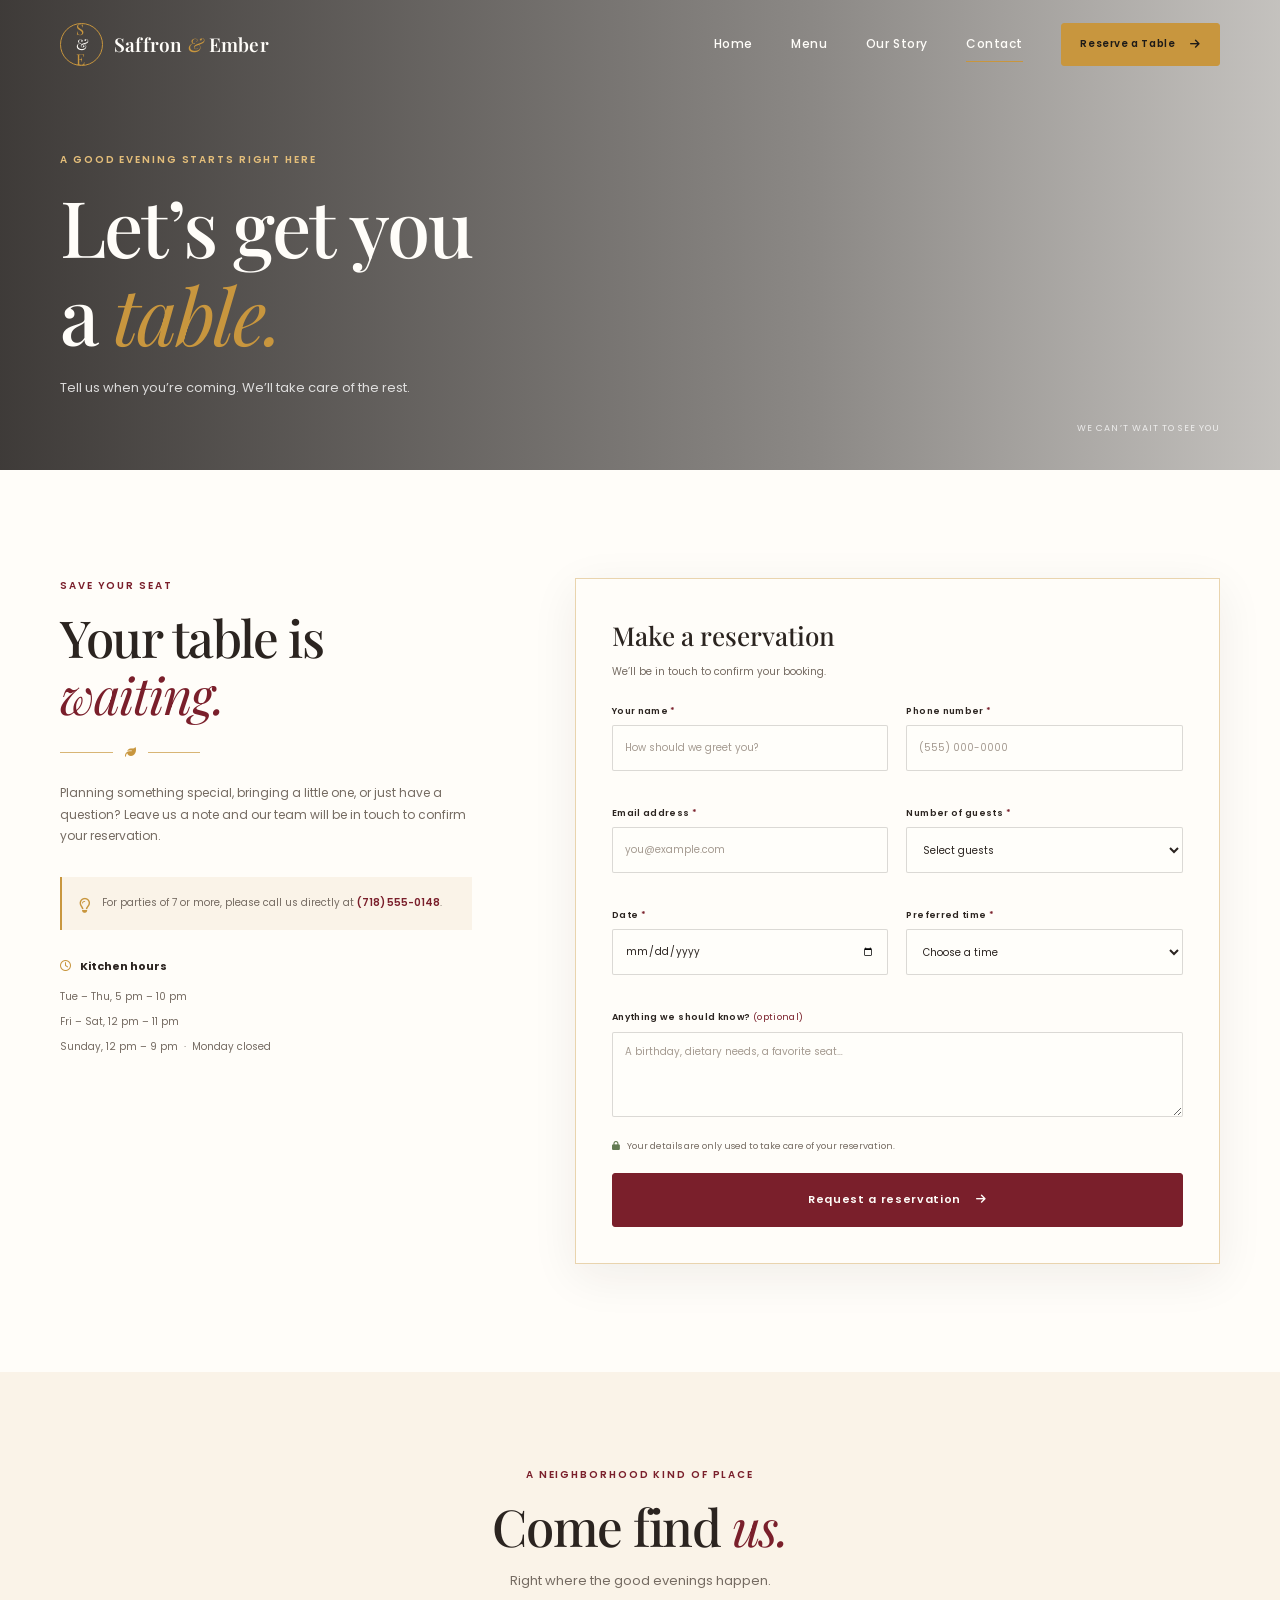
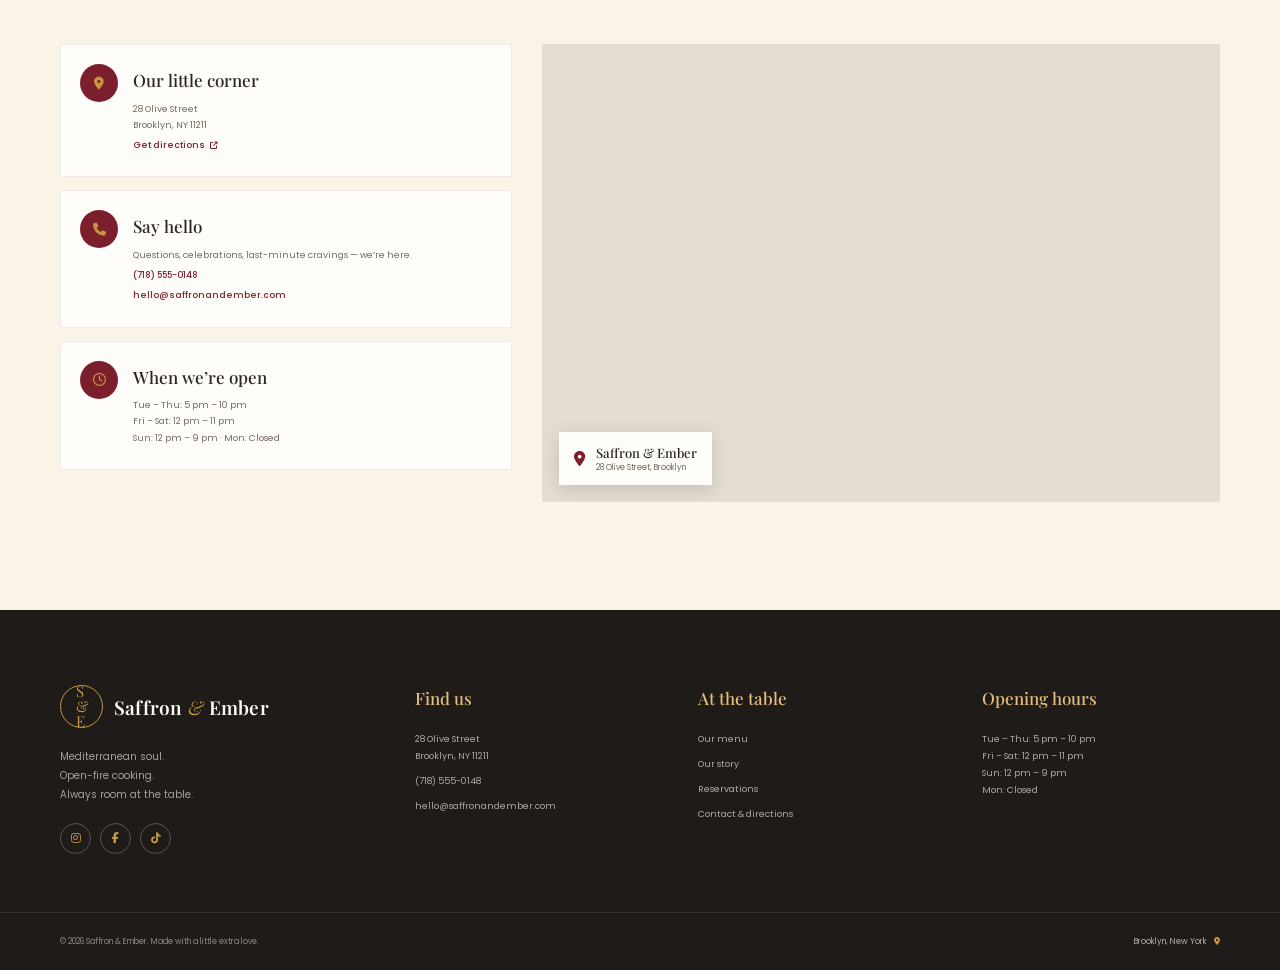
<file: reservation.html>
<!doctype html>
<html lang="en">
<head>
  <meta charset="utf-8"><meta name="viewport" content="width=device-width, initial-scale=1">
  <meta name="description" content="Reserve your table at Saffron & Ember in Brooklyn, New York. Get in touch or find us on Olive Street.">
  <meta name="theme-color" content="#FAF3E8"><title>Reservations &amp; Contact | Saffron &amp; Ember</title>
  <link rel="preconnect" href="https://fonts.googleapis.com"><link rel="preconnect" href="https://fonts.gstatic.com" crossorigin>
  <link href="https://fonts.googleapis.com/css2?family=Playfair+Display:wght@400;500;600;700&family=Poppins:wght@300;400;500;600;700&display=swap" rel="stylesheet">
  <link rel="stylesheet" href="https://cdnjs.cloudflare.com/ajax/libs/font-awesome/6.5.2/css/all.min.css"><link rel="stylesheet" href="css/style.css">
</head>
<body>
  <header class="site-header"><nav class="navbar container" aria-label="Main navigation"><a class="brand" href="index.html" aria-label="Saffron and Ember home"><span class="brand-mark">S<span>&amp;</span>E</span><span class="brand-name">Saffron <i>&amp;</i> Ember</span></a><button class="nav-toggle" aria-label="Open navigation menu" aria-expanded="false" aria-controls="primary-nav"><span></span><span></span><span></span></button><div class="nav-links" id="primary-nav"><a href="index.html">Home</a><a href="menu.html">Menu</a><a href="about.html">Our Story</a><a class="active" href="reservation.html">Contact</a><a class="button button-small nav-reserve" href="#booking">Reserve a Table <i class="fa-solid fa-arrow-right"></i></a></div></nav></header>
  <main>
    <section class="page-hero reservation-hero"><div class="container page-hero-content"><p class="eyebrow eyebrow-light">A good evening starts right here</p><h1>Let’s get you<br>a <em>table.</em></h1><p>Tell us when you’re coming. We’ll take care of the rest.</p></div><span class="page-hero-label"><i class="fa-solid fa-calendar-heart"></i> We can’t wait to see you</span></section>
    <section class="booking-section section-pad" id="booking"><div class="container booking-layout">
      <div class="booking-copy reveal"><p class="eyebrow">Save your seat</p><h2>Your table is<br><em>waiting.</em></h2><div class="gold-divider"><span></span><i class="fa-solid fa-leaf"></i><span></span></div><p>Planning something special, bringing a little one, or just have a question? Leave us a note and our team will be in touch to confirm your reservation.</p><div class="booking-aside"><i class="fa-regular fa-lightbulb"></i><p>For parties of 7 or more, please call us directly at <a href="tel:+17185550148">(718) 555-0148</a>.</p></div><div class="booking-hours"><strong><i class="fa-regular fa-clock"></i> Kitchen hours</strong><span>Tue – Thu, 5 pm – 10 pm</span><span>Fri – Sat, 12 pm – 11 pm</span><span>Sunday, 12 pm – 9 pm &nbsp;·&nbsp; Monday closed</span></div></div>
      <form class="booking-form reveal" id="reservation-form" novalidate>
        <h3>Make a reservation</h3><p class="form-intro">We’ll be in touch to confirm your booking.</p>
        <div class="form-grid"><div class="form-field"><label for="guest-name">Your name <span>*</span></label><input id="guest-name" name="name" type="text" autocomplete="name" placeholder="How should we greet you?" required minlength="2"><span class="field-error" id="name-error"></span></div>
        <div class="form-field"><label for="guest-phone">Phone number <span>*</span></label><input id="guest-phone" name="phone" type="tel" autocomplete="tel" placeholder="(555) 000-0000" required><span class="field-error" id="phone-error"></span></div>
        <div class="form-field"><label for="guest-email">Email address <span>*</span></label><input id="guest-email" name="email" type="email" autocomplete="email" placeholder="you@example.com" required><span class="field-error" id="email-error"></span></div>
        <div class="form-field"><label for="guest-count">Number of guests <span>*</span></label><select id="guest-count" name="guests" required><option value="">Select guests</option><option value="1">1 guest</option><option value="2">2 guests</option><option value="3">3 guests</option><option value="4">4 guests</option><option value="5">5 guests</option><option value="6">6 guests</option><option value="7+">7+ guests</option></select><span class="field-error" id="guests-error"></span></div>
        <div class="form-field"><label for="booking-date">Date <span>*</span></label><input id="booking-date" name="date" type="date" required><span class="field-error" id="date-error"></span></div>
        <div class="form-field"><label for="booking-time">Preferred time <span>*</span></label><select id="booking-time" name="time" required><option value="">Choose a time</option><option>12:00 pm</option><option>12:30 pm</option><option>1:00 pm</option><option>1:30 pm</option><option>2:00 pm</option><option>5:00 pm</option><option>5:30 pm</option><option>6:00 pm</option><option>6:30 pm</option><option>7:00 pm</option><option>7:30 pm</option><option>8:00 pm</option><option>8:30 pm</option><option>9:00 pm</option></select><span class="field-error" id="time-error"></span></div>
        <div class="form-field form-field-wide"><label for="guest-notes">Anything we should know? <span class="optional">(optional)</span></label><textarea id="guest-notes" name="notes" rows="3" placeholder="A birthday, dietary needs, a favorite seat…"></textarea></div></div>
        <p class="form-privacy"><i class="fa-solid fa-lock"></i> Your details are only used to take care of your reservation.</p>
        <button class="button button-dark button-full" type="submit">Request a reservation <i class="fa-solid fa-arrow-right"></i></button>
        <div class="form-message" id="form-message" role="status" aria-live="polite"></div>
      </form>
    </div></section>
    <section class="contact-section section-pad section-tint" id="contact"><div class="container"><div class="section-heading centered reveal"><p class="eyebrow">A neighborhood kind of place</p><h2>Come find <em>us.</em></h2><p>Right where the good evenings happen.</p></div><div class="contact-layout"><div class="contact-details reveal"><article class="contact-card"><span class="contact-icon"><i class="fa-solid fa-location-dot"></i></span><div><h3>Our little corner</h3><p>28 Olive Street<br>Brooklyn, NY 11211</p><a href="https://maps.google.com/?q=28+Olive+Street+Brooklyn+NY+11211" target="_blank" rel="noopener noreferrer">Get directions <i class="fa-solid fa-arrow-up-right-from-square"></i></a></div></article><article class="contact-card"><span class="contact-icon"><i class="fa-solid fa-phone"></i></span><div><h3>Say hello</h3><p>Questions, celebrations, last-minute cravings — we’re here.</p><a href="tel:+17185550148">(718) 555-0148</a><a href="mailto:hello@saffronandember.com">hello@saffronandember.com</a></div></article><article class="contact-card"><span class="contact-icon"><i class="fa-regular fa-clock"></i></span><div><h3>When we’re open</h3><p>Tue – Thu: 5 pm – 10 pm<br>Fri – Sat: 12 pm – 11 pm<br>Sun: 12 pm – 9 pm · Mon: Closed</p></div></article></div><div class="map-frame reveal"><iframe title="Map showing Saffron & Ember at 28 Olive Street, Brooklyn" src="https://maps.google.com/maps?q=28%20Olive%20Street%2C%20Brooklyn%2C%20NY%2011211&t=&z=14&ie=UTF8&iwloc=&output=embed" loading="lazy" referrerpolicy="no-referrer-when-downgrade" allowfullscreen></iframe><div class="map-label"><i class="fa-solid fa-location-dot"></i><span><strong>Saffron &amp; Ember</strong><small>28 Olive Street, Brooklyn</small></span></div></div></div></div></section>
  </main>
  <footer class="site-footer"><div class="container footer-main"><div class="footer-brand"><a class="brand brand-light" href="index.html"><span class="brand-mark">S<span>&amp;</span>E</span><span class="brand-name">Saffron <i>&amp;</i> Ember</span></a><p>Mediterranean soul.<br>Open-fire cooking.<br>Always room at the table.</p><div class="social-links"><a href="https://www.instagram.com/" aria-label="Instagram"><i class="fa-brands fa-instagram"></i></a><a href="https://www.facebook.com/" aria-label="Facebook"><i class="fa-brands fa-facebook-f"></i></a><a href="https://www.tiktok.com/" aria-label="TikTok"><i class="fa-brands fa-tiktok"></i></a></div></div><div class="footer-column"><h3>Find us</h3><p>28 Olive Street<br>Brooklyn, NY 11211</p><a href="tel:+17185550148">(718) 555-0148</a><a href="mailto:hello@saffronandember.com">hello@saffronandember.com</a></div><div class="footer-column"><h3>At the table</h3><a href="menu.html">Our menu</a><a href="about.html">Our story</a><a href="reservation.html#booking">Reservations</a><a href="reservation.html#contact">Contact &amp; directions</a></div><div class="footer-column"><h3>Opening hours</h3><p>Tue – Thu: 5 pm – 10 pm<br>Fri – Sat: 12 pm – 11 pm<br>Sun: 12 pm – 9 pm<br>Mon: Closed</p></div></div><div class="footer-bottom"><div class="container"><span>© <span data-year></span> Saffron &amp; Ember. Made with a little extra love.</span><a href="#contact">Brooklyn, New York <i class="fa-solid fa-location-dot"></i></a></div></div></footer>
  <button class="back-to-top" aria-label="Back to top"><i class="fa-solid fa-arrow-up"></i></button><script src="js/main.js" defer></script>
</body></html>
</file>
<file: css/style.css>
:root {
  --burgundy: #7A1F2B;
  --gold: #C8963E;
  --cream: #FAF3E8;
  --charcoal: #1E1B18;
  --text: #2B2420;
  --muted: #756B62;
  --white: #fffdf9;
  --line: rgba(43, 36, 32, .12);
  --serif: "Playfair Display", Georgia, serif;
  --sans: "Poppins", Arial, sans-serif;
  --shadow: 0 18px 48px rgba(48, 34, 24, .12);
}

*, *::before, *::after { box-sizing: border-box; }
html { scroll-behavior: smooth; scroll-padding-top: 92px; }
body { margin: 0; color: var(--text); background: var(--white); font-family: var(--sans); font-size: 15px; line-height: 1.8; -webkit-font-smoothing: antialiased; }
body.menu-open, body.lightbox-open { overflow: hidden; }
img { display: block; max-width: 100%; }
a { color: inherit; text-decoration: none; }
button, input, select, textarea { font: inherit; }
button { color: inherit; }
.container { width: min(1160px, calc(100% - 48px)); margin-inline: auto; }
.section-pad { padding: 108px 0; }
.section-tint { background: var(--cream); }
.visually-hidden { position: absolute; width: 1px; height: 1px; padding: 0; margin: -1px; overflow: hidden; clip: rect(0, 0, 0, 0); white-space: nowrap; border: 0; }

/* Navigation */
.site-header { position: fixed; inset: 0 0 auto; z-index: 20; color: var(--white); transition: color .3s ease, background .3s ease, box-shadow .3s ease; }
.site-header.scrolled { color: var(--text); background: rgba(250, 243, 232, .97); box-shadow: 0 5px 25px rgba(30, 27, 24, .08); backdrop-filter: blur(14px); }
.navbar { display: flex; min-height: 88px; align-items: center; justify-content: space-between; gap: 30px; }
.brand { display: inline-flex; align-items: center; gap: 11px; flex-shrink: 0; }
.brand-mark { display: grid; width: 43px; height: 43px; place-content: center; border: 1px solid var(--gold); border-radius: 50%; color: var(--gold); font-family: var(--serif); font-size: 15px; line-height: 1; letter-spacing: -.08em; }
.brand-mark span { color: var(--white); }
.scrolled .brand-mark span { color: var(--burgundy); }
.brand-name { font-family: var(--serif); font-size: 19px; font-weight: 600; letter-spacing: .01em; }
.brand-name i { color: var(--gold); font-weight: 400; }
.nav-links { display: flex; align-items: center; gap: clamp(20px, 3vw, 40px); }
.nav-links > a:not(.button) { position: relative; font-size: 12px; font-weight: 500; letter-spacing: .045em; transition: color .2s ease; }
.nav-links > a:not(.button)::after { position: absolute; right: 0; bottom: -7px; left: 0; height: 1px; background: var(--gold); content: ""; transform: scaleX(0); transform-origin: left; transition: transform .25s ease; }
.nav-links > a:not(.button):hover::after, .nav-links > a.active::after { transform: scaleX(1); }
.nav-links > a:not(.button):hover { color: var(--gold); }
.nav-toggle { display: none; width: 44px; height: 44px; padding: 12px 9px; border: 1px solid currentColor; border-radius: 50%; background: transparent; cursor: pointer; }
.nav-toggle span { display: block; height: 1px; margin: 4px 0; background: currentColor; transition: transform .2s, opacity .2s; }
.nav-toggle[aria-expanded="true"] span:first-child { transform: translateY(5px) rotate(45deg); }
.nav-toggle[aria-expanded="true"] span:nth-child(2) { opacity: 0; }
.nav-toggle[aria-expanded="true"] span:last-child { transform: translateY(-5px) rotate(-45deg); }

/* Buttons and shared headings */
.button { display: inline-flex; min-height: 54px; align-items: center; justify-content: center; gap: 15px; padding: 0 25px; border: 1px solid var(--gold); border-radius: 3px; background: var(--gold); color: var(--charcoal); font-size: 11px; font-weight: 600; letter-spacing: .06em; transition: background .25s, color .25s, transform .25s, box-shadow .25s; }
.button:hover { background: var(--burgundy); border-color: var(--burgundy); color: var(--white); box-shadow: 0 9px 23px rgba(122, 31, 43, .2); transform: translateY(-3px); }
.button i { font-size: 11px; transition: transform .2s; }
.button:hover i, .text-link:hover i { transform: translateX(4px); }
.button-small { min-height: 43px; padding-inline: 18px; font-size: 10px; }
.nav-reserve { color: var(--charcoal) !important; }
.button-outline-light { border-color: rgba(255,255,255,.62); background: transparent; color: var(--white); }
.button-outline-light:hover { border-color: var(--gold); background: var(--gold); color: var(--charcoal); }
.button-dark { border-color: var(--burgundy); background: var(--burgundy); color: var(--white); }
.button-dark:hover { border-color: var(--gold); background: var(--gold); color: var(--charcoal); }
.button-full { width: 100%; }
.eyebrow { margin: 0 0 15px; color: var(--burgundy); font-size: 10px; font-weight: 600; letter-spacing: .19em; line-height: 1.6; text-transform: uppercase; }
.eyebrow-light { color: #e4be7a; }
h1, h2, h3, p { margin-top: 0; }
h1, h2 { font-family: var(--serif); font-weight: 500; letter-spacing: -.025em; line-height: 1.12; }
h2 { margin-bottom: 22px; font-size: clamp(36px, 4vw, 51px); }
h1 em, h2 em { color: var(--burgundy); font-weight: 400; }
.hero h1 em, .page-hero h1 em, .quote-section h2 em, .cta-content h2 em, .menu-cta h2 em, .story-cta h2 em { color: var(--gold); }
.gold-divider { display: flex; width: 140px; align-items: center; gap: 12px; margin: 24px 0; color: var(--gold); font-size: 11px; }
.gold-divider span { height: 1px; flex: 1; background: var(--gold); opacity: .7; }
.text-link { display: inline-flex; align-items: center; gap: 12px; margin-top: 12px; color: var(--burgundy); font-size: 11px; font-weight: 600; letter-spacing: .07em; text-transform: uppercase; }
.text-link i { transition: transform .2s; }
.centered { text-align: center; }
.section-heading { max-width: 650px; margin: 0 auto 52px; }
.section-heading h2 { margin-bottom: 14px; }
.section-heading > p:last-child { color: var(--muted); font-size: 13px; }
.reveal { opacity: 0; transform: translateY(24px); transition: opacity .65s ease, transform .65s cubic-bezier(.2,.7,.25,1); }
.reveal.is-visible { opacity: 1; transform: translateY(0); }

/* Home */
.hero { position: relative; display: flex; min-height: min(780px, 100svh); align-items: center; overflow: hidden; background-position: center; background-size: cover; color: var(--white); }
.hero::before, .page-hero::before { position: absolute; inset: 0; background: linear-gradient(90deg, rgba(20,16,14,.82) 0%, rgba(20,16,14,.56) 48%, rgba(20,16,14,.16) 100%), linear-gradient(0deg, rgba(20,16,14,.3), transparent 40%); content: ""; }
.hero-home { background-image: url("https://images.unsplash.com/photo-1517248135467-4c7edcad34c4?auto=format&fit=crop&w=2200&q=90"); }
.hero-content { position: relative; z-index: 1; padding-top: 75px; }
.hero-content .eyebrow { display: flex; align-items: center; gap: 11px; margin-bottom: 22px; }
.hero-content .eyebrow span { width: 24px; height: 1px; background: var(--gold); }
.hero h1 { margin: 0 0 22px; font-size: clamp(60px, 8vw, 96px); line-height: 1.03; }
.hero-copy { max-width: 465px; margin-bottom: 29px; color: rgba(255,255,255,.8); font-size: 14px; font-weight: 300; }
.hero-actions { display: flex; flex-wrap: wrap; gap: 13px; }
.hero-scroll { display: inline-flex; align-items: center; gap: 13px; margin-top: 65px; color: rgba(255,255,255,.72); font-size: 9px; letter-spacing: .13em; text-transform: uppercase; }
.hero-scroll span { width: 34px; height: 1px; background: var(--gold); }
.hero-note { position: absolute; right: max(24px, calc((100vw - 1160px) / 2)); bottom: 42px; display: flex; align-items: center; gap: 10px; color: rgba(255,255,255,.75); font-size: 10px; letter-spacing: .1em; text-transform: uppercase; }
.hero-note i { color: var(--gold); }
.welcome-grid { display: grid; grid-template-columns: 1.02fr .98fr; align-items: center; gap: clamp(55px, 9vw, 125px); }
.welcome-photo { position: relative; padding: 0 30px 35px 0; }
.welcome-photo::after { position: absolute; z-index: 0; right: 0; bottom: 0; width: 67%; height: 68%; border: 1px solid var(--gold); content: ""; }
.welcome-photo > img { position: relative; z-index: 1; width: 100%; height: 460px; object-fit: cover; }
.photo-caption { position: absolute; z-index: 2; bottom: 64px; left: 22px; display: flex; flex-direction: column; color: white; font-family: var(--serif); font-size: 27px; line-height: 1.2; text-shadow: 0 2px 14px #000; }
.photo-stamp { position: absolute; z-index: 2; top: 26px; right: 6px; display: grid; width: 93px; height: 93px; align-content: center; border-radius: 50%; background: var(--burgundy); color: var(--white); text-align: center; transform: rotate(9deg); }
.photo-stamp span { font-size: 7px; letter-spacing: .13em; }
.photo-stamp strong { font-family: var(--serif); font-size: 23px; font-weight: 500; line-height: 1.2; }
.welcome-copy > p:not(.eyebrow) { margin-bottom: 16px; color: var(--muted); font-size: 13px; }
.welcome-copy .text-link { margin-top: 8px; }
.dish-grid { display: grid; grid-template-columns: repeat(3, 1fr); gap: 25px; }
.dish-card { overflow: hidden; border-radius: 4px; background: var(--white); box-shadow: 0 5px 25px rgba(48,34,24,.06); transition: transform .3s, box-shadow .3s; }
.dish-card:hover { box-shadow: var(--shadow); transform: translateY(-7px); }
.dish-image { position: relative; display: block; height: 265px; overflow: hidden; }
.dish-image img { width: 100%; height: 100%; object-fit: cover; transition: transform .6s; }
.dish-card:hover .dish-image img { transform: scale(1.055); }
.dish-badge { position: absolute; top: 17px; left: 17px; padding: 6px 11px; border-radius: 2px; background: var(--burgundy); color: white; font-size: 9px; font-weight: 500; letter-spacing: .05em; text-transform: uppercase; }
.badge-green { background: #516448; }
.dish-info { position: relative; padding: 20px 21px 23px; }
.dish-title, .menu-card-top { display: flex; align-items: baseline; justify-content: space-between; gap: 12px; }
.dish-title h3, .menu-card-top h3 { margin: 0; font-family: var(--serif); font-size: 20px; font-weight: 500; line-height: 1.3; }
.dish-title > span, .menu-card-top > span { flex-shrink: 0; color: var(--burgundy); font-family: var(--serif); font-size: 19px; }
.dish-info p { max-width: 85%; margin: 11px 0 0; color: var(--muted); font-size: 11px; line-height: 1.8; }
.dish-arrow { position: absolute; right: 20px; bottom: 21px; display: grid; width: 32px; height: 32px; place-items: center; border: 1px solid var(--line); border-radius: 50%; color: var(--burgundy); font-size: 11px; transition: color .2s, background .2s, border .2s; }
.dish-arrow:hover { border-color: var(--burgundy); background: var(--burgundy); color: white; }
.center-button { margin-top: 42px; text-align: center; }
.quote-section { position: relative; overflow: hidden; background: var(--charcoal); color: var(--white); }
.quote-section::after { position: absolute; top: -160px; right: -60px; width: 370px; height: 370px; border: 1px solid rgba(200,150,62,.17); border-radius: 50%; box-shadow: 0 0 0 36px rgba(200,150,62,.035), 0 0 0 72px rgba(200,150,62,.025); content: ""; }
.quote-layout { position: relative; z-index: 1; display: grid; grid-template-columns: .8fr 1.2fr; align-items: center; gap: 95px; }
.quote-intro h2 { font-size: clamp(35px, 4vw, 47px); }
.slider-controls { display: flex; gap: 10px; margin-top: 36px; }
.slider-button { display: grid; width: 42px; height: 42px; place-items: center; border: 1px solid rgba(255,255,255,.35); border-radius: 50%; background: transparent; color: var(--white); cursor: pointer; transition: border .2s, background .2s; }
.slider-button:hover { border-color: var(--gold); background: var(--gold); color: var(--charcoal); }
.quote-icon { color: var(--gold); font-size: 25px; }
.testimonial blockquote { max-width: 620px; min-height: 115px; margin: 20px 0 28px; font-family: var(--serif); font-size: clamp(22px, 2.7vw, 31px); font-weight: 400; line-height: 1.5; }
.reviewer { display: flex; align-items: center; gap: 12px; }
.reviewer-avatar { display: grid; width: 42px; height: 42px; place-items: center; border-radius: 50%; background: #4a3b30; color: #e4be7a; font-family: var(--serif); }
.reviewer strong, .reviewer small { display: block; }
.reviewer strong { font-size: 11px; font-weight: 500; }
.reviewer small { color: rgba(255,255,255,.55); font-size: 9px; }
.review-stars { margin-left: auto; color: var(--gold); font-size: 12px; letter-spacing: 3px; }
.slider-dots { display: flex; gap: 8px; margin-top: 30px; }
.slider-dot { width: 7px; height: 7px; padding: 0; border: 0; border-radius: 50%; background: rgba(255,255,255,.35); cursor: pointer; }
.slider-dot.active { width: 24px; border-radius: 6px; background: var(--gold); }
.hours-layout { display: grid; grid-template-columns: 1fr .8fr; align-items: center; gap: clamp(55px, 10vw, 145px); }
.hours-copy { max-width: 455px; }
.hours-copy > p:not(.eyebrow) { color: var(--muted); font-size: 13px; }
.hours-copy .text-link { margin-top: 14px; }
.hours-card { padding: 38px 40px; border: 1px solid rgba(200,150,62,.45); background: var(--cream); }
.hours-icon { display: grid; width: 43px; height: 43px; margin-bottom: 16px; place-items: center; border-radius: 50%; background: var(--burgundy); color: var(--white); }
.hours-card h3 { margin-bottom: 23px; font-family: var(--serif); font-size: 25px; font-weight: 500; }
.hours-row { display: flex; justify-content: space-between; gap: 15px; padding: 12px 0; border-bottom: 1px solid rgba(43,36,32,.1); font-size: 10px; }
.hours-row strong { text-align: right; font-weight: 500; }
.hours-row.muted { color: #92877e; }
.hours-card .button { margin-top: 26px; }
.cta-banner { position: relative; padding: 90px 0; overflow: hidden; background: linear-gradient(90deg, rgba(30,27,24,.83), rgba(30,27,24,.54)), url("https://images.unsplash.com/photo-1559339352-11d035aa65de?auto=format&fit=crop&w=2000&q=85") center 48% / cover; color: var(--white); text-align: center; }
.cta-content h2 { margin-bottom: 28px; font-size: clamp(39px, 5vw, 58px); }

/* Inner page mastheads */
.page-hero { position: relative; display: flex; min-height: 470px; align-items: center; overflow: hidden; background-position: center; background-size: cover; color: var(--white); }
.page-hero::before { background: linear-gradient(90deg, rgba(20,16,14,.82), rgba(20,16,14,.49) 64%, rgba(20,16,14,.25)); }
.menu-hero { background-image: url("https://images.unsplash.com/photo-1547592180-85f173990554?auto=format&fit=crop&w=2000&q=85"); }
.about-hero { background-image: url("https://images.unsplash.com/photo-1517248135467-4c7edcad34c4?auto=format&fit=crop&w=2000&q=85"); }
.reservation-hero { background-image: url("https://images.unsplash.com/photo-1559339352-11d035aa65de?auto=format&fit=crop&w=2000&q=85"); }
.page-hero-content { position: relative; z-index: 1; padding-top: 82px; }
.page-hero h1 { margin: 0 0 18px; font-size: clamp(53px, 7vw, 78px); }
.page-hero-content > p:last-child { margin: 0; color: rgba(255,255,255,.8); font-size: 13px; }
.page-hero-label { position: absolute; right: max(24px, calc((100vw - 1160px) / 2)); bottom: 34px; display: flex; align-items: center; gap: 9px; color: rgba(255,255,255,.75); font-size: 9px; letter-spacing: .12em; text-transform: uppercase; }
.page-hero-label i { color: var(--gold); }

/* Menu */
.menu-section { background: var(--white); }
.menu-intro { display: flex; align-items: end; justify-content: space-between; gap: 35px; margin-bottom: 39px; }
.menu-intro h2 { margin: 0; }
.menu-intro > p { max-width: 370px; margin: 0 0 3px; color: var(--muted); font-size: 12px; }
.filter-tabs { display: flex; flex-wrap: wrap; gap: 9px; padding-bottom: 28px; border-bottom: 1px solid var(--line); }
.filter-tab { min-height: 39px; padding: 0 17px; border: 1px solid var(--line); border-radius: 30px; background: transparent; color: var(--muted); font-size: 10px; cursor: pointer; transition: color .2s, border .2s, background .2s; }
.filter-tab:hover, .filter-tab.active { border-color: var(--burgundy); background: var(--burgundy); color: var(--white); }
.menu-grid { display: grid; grid-template-columns: repeat(3, 1fr); gap: 25px; padding-top: 32px; }
.menu-card { overflow: hidden; border: 1px solid rgba(43,36,32,.07); border-radius: 4px; background: var(--white); box-shadow: 0 5px 25px rgba(48,34,24,.04); transition: opacity .25s, transform .25s, box-shadow .25s; }
.menu-card:hover { box-shadow: var(--shadow); transform: translateY(-5px); }
.menu-card[hidden] { display: none; }
.menu-card > img { width: 100%; height: 210px; object-fit: cover; transition: transform .5s; }
.menu-card:hover > img { transform: scale(1.045); }
.menu-card-content { padding: 18px 19px 21px; }
.menu-card-top { min-height: 29px; align-items: start; }
.menu-card-top h3 { font-size: 18px; }
.menu-card-top > span { font-size: 17px; }
.menu-card-content > p { min-height: 42px; margin: 9px 0 14px; color: var(--muted); font-size: 10px; line-height: 1.8; }
.food-tag { display: inline-block; padding: 4px 9px; border-radius: 2px; background: #f5e8e2; color: var(--burgundy); font-size: 8px; font-weight: 600; letter-spacing: .06em; text-transform: uppercase; }
.tag-vegetarian { background: #e9eee5; color: #4b6044; }
.tag-spicy { background: #fae7dd; color: #ad4b27; }
.tag-pick { background: #f6edda; color: #876022; }
.menu-footnote { margin: 35px 0 0; color: var(--muted); font-size: 10px; text-align: center; }
.menu-footnote i { margin-right: 7px; color: #61744f; }
.menu-cta { background: var(--charcoal); color: var(--white); }
.menu-cta-inner { display: flex; align-items: center; justify-content: space-between; gap: 30px; }
.menu-cta-inner h2 { margin: 0; font-size: clamp(35px, 4vw, 48px); }
.menu-cta-inner .eyebrow { margin-bottom: 12px; }

/* About */
.story-grid { display: grid; grid-template-columns: 1fr 1fr; align-items: center; gap: clamp(55px, 8vw, 105px); }
.story-image { position: relative; }
.story-image::before { position: absolute; top: 19px; left: -19px; width: 100%; height: 100%; border: 1px solid var(--gold); content: ""; }
.story-image img { position: relative; width: 100%; height: 490px; object-fit: cover; }
.story-copy > p:not(.eyebrow) { margin-bottom: 14px; color: var(--muted); font-size: 12px; }
.signature-mark { display: inline-block; margin-top: 9px; color: var(--burgundy); font-family: var(--serif); font-size: 21px; font-style: italic; }
.values-grid { display: grid; grid-template-columns: repeat(3, 1fr); gap: 27px; }
.value-card { padding: 33px 28px; border: 1px solid rgba(200,150,62,.35); background: rgba(255,253,249,.7); text-align: center; transition: transform .25s, box-shadow .25s; }
.value-card:hover { box-shadow: var(--shadow); transform: translateY(-5px); }
.value-card > span { display: grid; width: 54px; height: 54px; margin: 0 auto 19px; place-items: center; border-radius: 50%; background: var(--burgundy); color: var(--gold); font-size: 18px; }
.value-card h3 { margin-bottom: 10px; font-family: var(--serif); font-size: 20px; font-weight: 500; }
.value-card p { margin: 0; color: var(--muted); font-size: 10px; }
.chef-grid { display: grid; grid-template-columns: .93fr 1.07fr; align-items: center; gap: clamp(55px, 9vw, 125px); }
.chef-copy > p:not(.eyebrow) { color: var(--muted); font-size: 12px; }
.chef-photo { position: relative; }
.chef-photo > img { width: 100%; height: 465px; object-fit: cover; }
.chef-caption { position: absolute; right: -20px; bottom: 25px; display: flex; min-width: 215px; flex-direction: column; padding: 16px 21px; background: var(--burgundy); color: white; }
.chef-caption span { font-size: 10px; font-weight: 600; letter-spacing: .12em; }
.chef-caption small { color: #e7c68b; font-size: 9px; }
.gallery-grid { display: grid; grid-template-columns: 1.35fr 1fr 1fr; grid-template-rows: 200px 200px; gap: 15px; }
.gallery-item { position: relative; min-width: 0; padding: 0; overflow: hidden; border: 0; background: #ddd; cursor: zoom-in; }
.gallery-item.gallery-large { grid-row: span 2; }
.gallery-item img { width: 100%; height: 100%; object-fit: cover; transition: transform .5s; }
.gallery-item:hover img { transform: scale(1.06); }
.gallery-item > span { position: absolute; inset: 0; display: grid; place-items: center; background: rgba(30,27,24,.38); color: white; font-size: 20px; opacity: 0; transition: opacity .25s; }
.gallery-item:hover > span, .gallery-item:focus-visible > span { opacity: 1; }
.lightbox { position: fixed; inset: 0; z-index: 50; display: grid; place-items: center; padding: 45px; background: rgba(20,16,14,.94); opacity: 0; pointer-events: none; transition: opacity .25s; }
.lightbox.open { opacity: 1; pointer-events: auto; }
.lightbox img { max-width: min(100%, 1100px); max-height: 85vh; object-fit: contain; box-shadow: 0 16px 60px rgba(0,0,0,.4); }
.lightbox-close { position: absolute; top: 22px; right: 25px; display: grid; width: 44px; height: 44px; place-items: center; border: 1px solid rgba(255,255,255,.5); border-radius: 50%; background: transparent; color: white; font-size: 18px; cursor: pointer; }
.story-cta { background: var(--burgundy); color: white; text-align: center; }
.story-cta h2 { margin-bottom: 26px; font-size: clamp(38px, 5vw, 55px); }

/* Reservation and contact */
.booking-layout { display: grid; grid-template-columns: .78fr 1.22fr; align-items: start; gap: clamp(50px, 8vw, 105px); }
.booking-copy { position: sticky; top: 120px; }
.booking-copy > p:not(.eyebrow) { color: var(--muted); font-size: 12px; }
.booking-aside { display: flex; gap: 12px; margin-top: 30px; padding: 17px; border-left: 2px solid var(--gold); background: var(--cream); color: var(--muted); }
.booking-aside > i { margin-top: 4px; color: var(--gold); }
.booking-aside p { margin: 0; font-size: 10px; }
.booking-aside a { color: var(--burgundy); font-weight: 600; }
.booking-hours { display: flex; flex-direction: column; gap: 7px; margin-top: 27px; color: var(--muted); font-size: 10px; }
.booking-hours strong { margin-bottom: 4px; color: var(--text); font-size: 11px; }
.booking-hours strong i { margin-right: 7px; color: var(--gold); }
.booking-form { padding: 34px 36px 36px; border: 1px solid rgba(200,150,62,.4); background: var(--white); box-shadow: 0 12px 45px rgba(48,34,24,.07); }
.booking-form h3 { margin: 0 0 3px; font-family: var(--serif); font-size: 26px; font-weight: 500; }
.form-intro { margin-bottom: 22px; color: var(--muted); font-size: 10px; }
.form-grid { display: grid; grid-template-columns: 1fr 1fr; gap: 16px 18px; }
.form-field { min-width: 0; }
.form-field-wide { grid-column: 1 / -1; }
.form-field label { display: block; margin-bottom: 6px; font-size: 9px; font-weight: 600; letter-spacing: .04em; }
.form-field label > span:first-child { color: var(--burgundy); }
.form-field label .optional { color: var(--muted); font-weight: 400; }
.form-field input, .form-field select, .form-field textarea { width: 100%; min-height: 46px; padding: 10px 12px; border: 1px solid rgba(43,36,32,.17); border-radius: 2px; outline: 0; background: #fffefa; color: var(--text); font-size: 10px; transition: border .2s, box-shadow .2s; }
.form-field textarea { min-height: 85px; resize: vertical; }
.form-field input::placeholder, .form-field textarea::placeholder { color: #a59b91; }
.form-field input:focus, .form-field select:focus, .form-field textarea:focus { border-color: var(--gold); box-shadow: 0 0 0 3px rgba(200,150,62,.14); }
.form-field [aria-invalid="true"] { border-color: #b83a43; }
.field-error { display: block; min-height: 15px; margin-top: 3px; color: #a12c35; font-size: 9px; }
.form-privacy { margin: 13px 0 19px; color: var(--muted); font-size: 9px; }
.form-privacy i { margin-right: 5px; color: #637a52; }
.form-message { margin-top: 14px; color: #345b3c; font-size: 11px; font-weight: 500; }
.form-message:empty { display: none; }
.contact-section { padding-top: 95px; }
.contact-layout { display: grid; grid-template-columns: .8fr 1.2fr; gap: 30px; }
.contact-details { display: flex; flex-direction: column; gap: 13px; }
.contact-card { display: flex; gap: 15px; padding: 19px; border: 1px solid rgba(43,36,32,.08); background: var(--white); }
.contact-icon { display: grid; width: 38px; height: 38px; flex: 0 0 38px; place-items: center; border-radius: 50%; background: var(--burgundy); color: var(--gold); font-size: 13px; }
.contact-card h3 { margin: 1px 0 5px; font-family: var(--serif); font-size: 17px; font-weight: 500; }
.contact-card p, .contact-card a { display: block; margin: 0 0 4px; color: var(--muted); font-size: 9px; }
.contact-card a { color: var(--burgundy); font-weight: 500; }
.contact-card a i { margin-left: 3px; font-size: 8px; }
.map-frame { position: relative; min-height: 450px; overflow: hidden; background: #e4ddd2; }
.map-frame iframe { width: 100%; height: 100%; min-height: 450px; border: 0; filter: saturate(.72) sepia(.12); }
.map-label { position: absolute; bottom: 17px; left: 17px; display: flex; align-items: center; gap: 11px; padding: 11px 15px; background: var(--white); box-shadow: 0 4px 18px rgba(0,0,0,.14); }
.map-label > i { color: var(--burgundy); }
.map-label strong, .map-label small { display: block; line-height: 1.5; }
.map-label strong { font-family: var(--serif); font-size: 13px; font-weight: 500; }
.map-label small { color: var(--muted); font-size: 8px; }

/* Footer */
.site-footer { background: var(--charcoal); color: var(--white); }
.footer-main { display: grid; grid-template-columns: 1.3fr 1fr 1fr 1fr; gap: 45px; padding-top: 68px; padding-bottom: 58px; }
.brand-light .brand-mark span { color: var(--gold); }
.footer-brand > p { margin: 19px 0; color: rgba(255,255,255,.59); font-size: 10px; line-height: 1.9; }
.social-links { display: flex; gap: 9px; }
.social-links a { display: grid; width: 31px; height: 31px; place-items: center; border: 1px solid rgba(255,255,255,.25); border-radius: 50%; color: var(--gold); font-size: 11px; transition: color .2s, background .2s, border .2s; }
.social-links a:hover { border-color: var(--gold); background: var(--gold); color: var(--charcoal); }
.footer-column h3 { margin: 5px 0 17px; color: #e4be7a; font-family: var(--serif); font-size: 17px; font-weight: 500; }
.footer-column p, .footer-column a { display: block; margin: 0 0 8px; color: rgba(255,255,255,.63); font-size: 9px; line-height: 1.9; transition: color .2s; }
.footer-column a:hover { color: var(--gold); }
.footer-bottom { border-top: 1px solid rgba(255,255,255,.1); }
.footer-bottom .container { display: flex; min-height: 57px; align-items: center; justify-content: space-between; gap: 20px; color: rgba(255,255,255,.48); font-size: 8px; }
.footer-bottom a { color: rgba(255,255,255,.65); }
.footer-bottom a i { margin-left: 5px; color: var(--gold); }
.back-to-top { position: fixed; right: 22px; bottom: 22px; z-index: 15; display: grid; width: 42px; height: 42px; place-items: center; border: 0; border-radius: 50%; background: var(--burgundy); color: white; box-shadow: 0 5px 20px rgba(30,27,24,.2); opacity: 0; pointer-events: none; transform: translateY(8px); transition: opacity .2s, transform .2s, background .2s; cursor: pointer; }
.back-to-top.visible { opacity: 1; pointer-events: auto; transform: translateY(0); }
.back-to-top:hover { background: var(--gold); color: var(--charcoal); }

@media (max-width: 900px) {
  .nav-links { gap: 18px; }
  .navbar { min-height: 78px; }
  .nav-links > a:not(.button) { font-size: 10px; }
  .brand-name { font-size: 16px; }
  .brand-mark { width: 39px; height: 39px; }
  .welcome-grid, .story-grid { gap: 48px; }
  .dish-image { height: 220px; }
  .quote-layout { gap: 48px; }
  .footer-main { grid-template-columns: 1.2fr 1fr 1fr; }
  .footer-column:last-child { grid-column: 2; }
  .booking-layout { gap: 45px; }
}
@media (max-width: 680px) {
  html { scroll-padding-top: 76px; }
  .container { width: min(100% - 38px, 520px); }
  .section-pad { padding: 76px 0; }
  .site-header { color: var(--white); background: transparent; box-shadow: none; }
  .navbar { min-height: 72px; }
  .brand-mark { width: 38px; height: 38px; }
  .brand-mark span { color: var(--white); }
  .nav-toggle { display: block; }
  .nav-links { position: absolute; top: 71px; right: 0; left: 0; display: flex; align-items: stretch; flex-direction: column; gap: 0; padding: 8px 19px 20px; border-top: 1px solid var(--line); background: var(--cream); color: var(--text); box-shadow: 0 15px 20px rgba(30,27,24,.1); visibility: hidden; opacity: 0; transform: translateY(-8px); transition: opacity .2s, transform .2s, visibility .2s; }
  .nav-links.open { visibility: visible; opacity: 1; transform: translateY(0); }
  .nav-links > a:not(.button) { padding: 11px 4px; border-bottom: 1px solid rgba(43,36,32,.08); font-size: 11px; }
  .nav-links > a:not(.button)::after { display: none; }
  .nav-links .nav-reserve { margin-top: 15px; }
  .nav-reserve { align-self: flex-start; }
  .hero { min-height: 730px; min-height: 100svh; }
  .hero::before { background: linear-gradient(90deg, rgba(20,16,14,.78), rgba(20,16,14,.42)), linear-gradient(0deg, rgba(20,16,14,.34), transparent 50%); }
  .hero-home { background-position: 58% center; }
  .hero-content { padding-top: 50px; }
  .hero-content .eyebrow { max-width: 300px; font-size: 8px; letter-spacing: .14em; }
  .hero h1 { font-size: clamp(57px, 15vw, 78px); }
  .hero-copy { max-width: 365px; font-size: 12px; }
  .hero-actions { align-items: flex-start; flex-direction: column; }
  .hero-actions .button { min-width: 195px; }
  .hero-scroll { margin-top: 41px; }
  .hero-note { right: 19px; bottom: 19px; font-size: 8px; }
  h2 { font-size: clamp(35px, 10vw, 46px); }
  .welcome-grid, .story-grid, .chef-grid { grid-template-columns: 1fr; gap: 45px; }
  .welcome-photo { max-width: 480px; }
  .welcome-photo > img { height: min(440px, 100vw); }
  .welcome-copy { max-width: 490px; }
  .dish-grid { grid-template-columns: 1fr; gap: 18px; }
  .dish-image { height: 250px; }
  .dish-card { max-width: 480px; margin: 0 auto; }
  .section-heading { margin-bottom: 35px; }
  .quote-layout { grid-template-columns: 1fr; gap: 36px; }
  .quote-intro h2 { font-size: 39px; }
  .slider-controls { margin-top: 21px; }
  .testimonial blockquote { min-height: 0; font-size: 25px; }
  .hours-layout { grid-template-columns: 1fr; gap: 37px; }
  .hours-card { padding: 30px 24px; }
  .cta-banner { padding: 73px 0; }
  .page-hero { min-height: 420px; }
  .page-hero-content { padding-top: 77px; }
  .page-hero h1 { font-size: clamp(49px, 13vw, 68px); }
  .page-hero-label { right: 19px; bottom: 21px; font-size: 8px; }
  .menu-intro { align-items: start; flex-direction: column; gap: 13px; }
  .menu-intro > p { max-width: 450px; }
  .filter-tabs { gap: 7px; }
  .filter-tab { min-height: 36px; padding-inline: 13px; font-size: 9px; }
  .menu-grid { grid-template-columns: 1fr; gap: 17px; padding-top: 23px; }
  .menu-card { max-width: 480px; margin: 0 auto; }
  .menu-card > img { height: 230px; }
  .menu-card-content > p { min-height: auto; }
  .menu-cta-inner { align-items: flex-start; flex-direction: column; }
  .story-image img { height: min(430px, 95vw); }
  .story-image::before { top: 12px; left: -11px; }
  .values-grid { grid-template-columns: 1fr; gap: 14px; }
  .value-card { padding: 27px 24px; }
  .chef-photo { max-width: 480px; }
  .chef-photo > img { height: min(440px, 100vw); }
  .chef-caption { right: -5px; }
  .gallery-grid { grid-template-columns: 1fr 1fr; grid-template-rows: 210px 150px 150px; gap: 9px; }
  .gallery-item.gallery-large { grid-column: 1 / -1; grid-row: auto; }
  .lightbox { padding: 25px; }
  .booking-layout { grid-template-columns: 1fr; gap: 33px; }
  .booking-copy { position: static; }
  .booking-form { padding: 27px 20px; }
  .form-grid { gap: 9px 12px; }
  .contact-layout { grid-template-columns: 1fr; gap: 20px; }
  .map-frame, .map-frame iframe { min-height: 350px; }
  .contact-section { padding-top: 75px; }
  .footer-main { grid-template-columns: 1fr 1fr; gap: 32px 19px; padding-top: 50px; padding-bottom: 40px; }
  .footer-brand { grid-column: 1 / -1; }
  .footer-column:last-child { grid-column: auto; }
  .footer-column h3 { margin-bottom: 11px; }
  .footer-column p, .footer-column a { overflow-wrap: anywhere; font-size: 8px; }
  .footer-bottom .container { align-items: flex-start; flex-direction: column; justify-content: center; gap: 4px; padding-top: 13px; padding-bottom: 13px; }
  .back-to-top { right: 13px; bottom: 13px; width: 38px; height: 38px; }
}
@media (max-width: 390px) {
  .container { width: calc(100% - 30px); }
  .brand-name { font-size: 15px; }
  .form-grid { grid-template-columns: 1fr; }
  .form-field-wide { grid-column: auto; }
  .hours-row { font-size: 9px; }
}
@media (prefers-reduced-motion: reduce) {
  *, *::before, *::after { scroll-behavior: auto !important; animation-duration: .01ms !important; animation-iteration-count: 1 !important; transition-duration: .01ms !important; }
  .reveal { opacity: 1; transform: none; }
}
</file>
